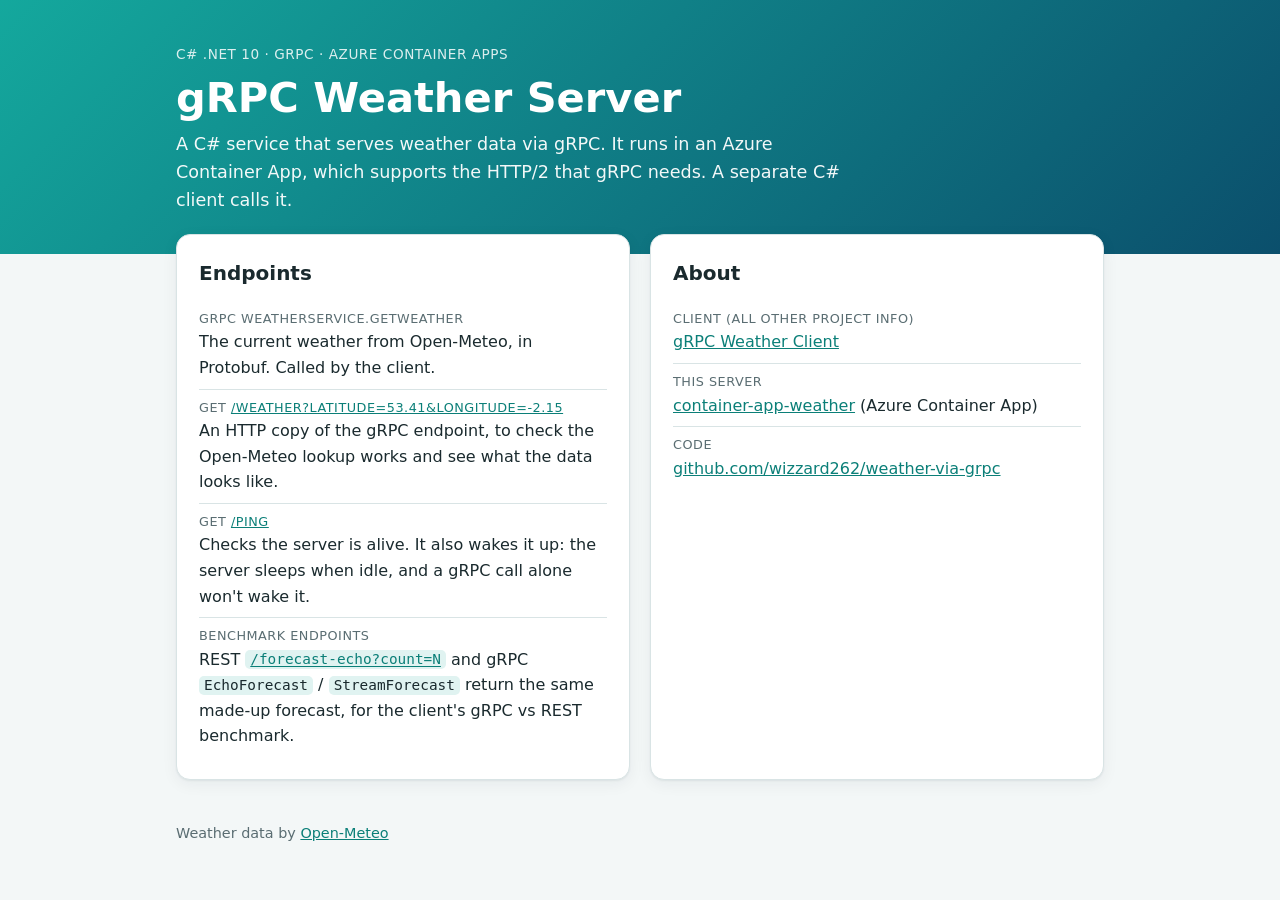
<file: WeatherService/wwwroot/index.html>
﻿<!DOCTYPE html>
<html lang="en">

<head>
    <meta charset="utf-8">
    <meta name="viewport" content="width=device-width, initial-scale=1">
    <title>gRPC Weather Server</title>
    <meta name="description" content="A C# gRPC service that serves weather data from Open-Meteo, hosted in an Azure Container App.">
    <link rel="icon" href="data:image/svg+xml,%3Csvg xmlns='http://www.w3.org/2000/svg' viewBox='0 0 32 32'%3E%3Crect width='32' height='32' rx='7' fill='%230b7f78'/%3E%3Ctext x='16' y='21' font-family='Arial' font-weight='700' font-size='11' fill='white' text-anchor='middle'%3EgRPC%3C/text%3E%3C/svg%3E">
    <!-- Styles inline: this server only serves this one page. Same look as the client's wwwroot/styles.css -->
    <style>
        :root {
            --bg: #f3f7f7;
            --surface: #ffffff;
            --text: #1a2a2e;
            --muted: #5a6d72;
            --border: #d9e4e5;
            --accent: #0b7f78;
            --accent-strong: #08615b;
            --accent-soft: #e0f3f1;
            --hero-from: #14a89d;
            --hero-to: #0b4f6c;
            --shadow: 0 1px 2px rgba(16, 40, 44, 0.06), 0 4px 16px rgba(16, 40, 44, 0.06);
        }

        @media (prefers-color-scheme: dark) {
            :root {
                --bg: #0e1719;
                --surface: #162326;
                --text: #e4eeef;
                --muted: #97abaf;
                --border: #25373b;
                --accent: #4fd8cc;
                --accent-strong: #8ce8df;
                --accent-soft: #123331;
                --hero-from: #0a7a72;
                --hero-to: #0a2a38;
                --shadow: none;
            }
        }

        * { box-sizing: border-box; }

        body {
            margin: 0;
            font-family: system-ui, -apple-system, "Segoe UI", Roboto, Helvetica, Arial, sans-serif;
            line-height: 1.6;
            color: var(--text);
            background: var(--bg);
        }

        a { color: var(--accent); }
        a:hover { color: var(--accent-strong); }

        code {
            font-family: ui-monospace, "Cascadia Code", Consolas, monospace;
            font-size: 0.9em;
            background: var(--accent-soft);
            padding: 0.1em 0.35em;
            border-radius: 5px;
            word-break: break-word;
        }

        .wrap { max-width: 960px; margin: 0 auto; padding: 0 16px; }

        .hero {
            background: linear-gradient(135deg, var(--hero-from), var(--hero-to));
            color: #fff;
            padding: 44px 0 40px;
        }

        .hero h1 { margin: 0 0 8px; font-size: clamp(1.9rem, 5vw, 2.6rem); line-height: 1.15; }
        .eyebrow { margin: 0 0 8px; font-size: 0.85rem; letter-spacing: 0.04em; text-transform: uppercase; opacity: 0.85; }
        .lead { margin: 0; max-width: 680px; font-size: 1.1rem; opacity: 0.95; }

        .grid {
            display: grid;
            grid-template-columns: repeat(auto-fit, minmax(min(340px, 100%), 1fr));
            gap: 20px;
            margin-top: -20px;
        }

        .card {
            background: var(--surface);
            border: 1px solid var(--border);
            border-radius: 14px;
            box-shadow: var(--shadow);
            padding: 22px;
            min-width: 0;
        }

        .card h2 { margin: 0 0 6px; font-size: 1.25rem; }
        .muted { color: var(--muted); }

        .facts { margin: 12px 0 0; }
        .facts div { padding: 8px 0; border-top: 1px solid var(--border); }
        .facts div:first-child { border-top: 0; }
        .facts dt { font-size: 0.8rem; text-transform: uppercase; letter-spacing: 0.04em; color: var(--muted); }
        .facts dd { margin: 0; word-break: break-word; }

        .footer { padding-top: 28px; padding-bottom: 40px; color: var(--muted); font-size: 0.9rem; }
    </style>
</head>

<body>
    <header class="hero">
        <div class="wrap">
            <p class="eyebrow">C# .NET 10 &middot; gRPC &middot; Azure Container Apps</p>
            <h1>gRPC Weather Server</h1>
            <p class="lead">A C# service that serves weather data via gRPC. It runs in an Azure Container App, which supports the HTTP/2 that gRPC needs.
                A separate C# client calls it.</p>
        </div>
    </header>

    <main class="wrap grid">
        <section class="card" aria-labelledby="endpoints-title">
            <h2 id="endpoints-title">Endpoints</h2>
            <dl class="facts">
                <div>
                    <dt>gRPC WeatherService.GetWeather</dt>
                    <dd>The current weather from Open-Meteo, in Protobuf. Called by the client.</dd>
                </div>
                <div>
                    <dt>GET <a href="/weather?latitude=53.41&amp;longitude=-2.15">/weather?latitude=53.41&amp;longitude=-2.15</a></dt>
                    <dd>An HTTP copy of the gRPC endpoint, to check the Open-Meteo lookup works and see what the data looks like.</dd>
                </div>
                <div>
                    <dt>GET <a href="/ping">/ping</a></dt>
                    <dd>Checks the server is alive. It also wakes it up: the server sleeps when idle, and a gRPC call alone won't wake it.</dd>
                </div>
                <div>
                    <dt>Benchmark endpoints</dt>
                    <dd>REST <a href="/forecast-echo?count=2"><code>/forecast-echo?count=N</code></a> and gRPC <code>EchoForecast</code> / <code>StreamForecast</code>
                        return the same made-up forecast, for the client's gRPC vs REST benchmark.</dd>
                </div>
            </dl>
        </section>

        <section class="card" aria-labelledby="about-title">
            <h2 id="about-title">About</h2>
            <dl class="facts">
                <div>
                    <dt>Client (all other project info)</dt>
                    <dd><a href="https://grpc-weather-client-hhfmhrbhemavfte3.uksouth-01.azurewebsites.net" target="_blank" rel="noopener">gRPC Weather Client</a></dd>
                </div>
                <div>
                    <dt>This server</dt>
                    <dd><a href="https://container-app-weather.thankfultree-2d5a04b9.uksouth.azurecontainerapps.io/">container-app-weather</a> (Azure Container App)</dd>
                </div>
                <div>
                    <dt>Code</dt>
                    <dd><a href="https://github.com/wizzard262/weather-via-grpc" target="_blank" rel="noopener">github.com/wizzard262/weather-via-grpc</a></dd>
                </div>
            </dl>
        </section>
    </main>

    <footer class="wrap footer">
        <p>Weather data by <a href="https://open-meteo.com/" target="_blank" rel="noopener">Open-Meteo</a></p>
    </footer>
</body>

</html>
</file>
